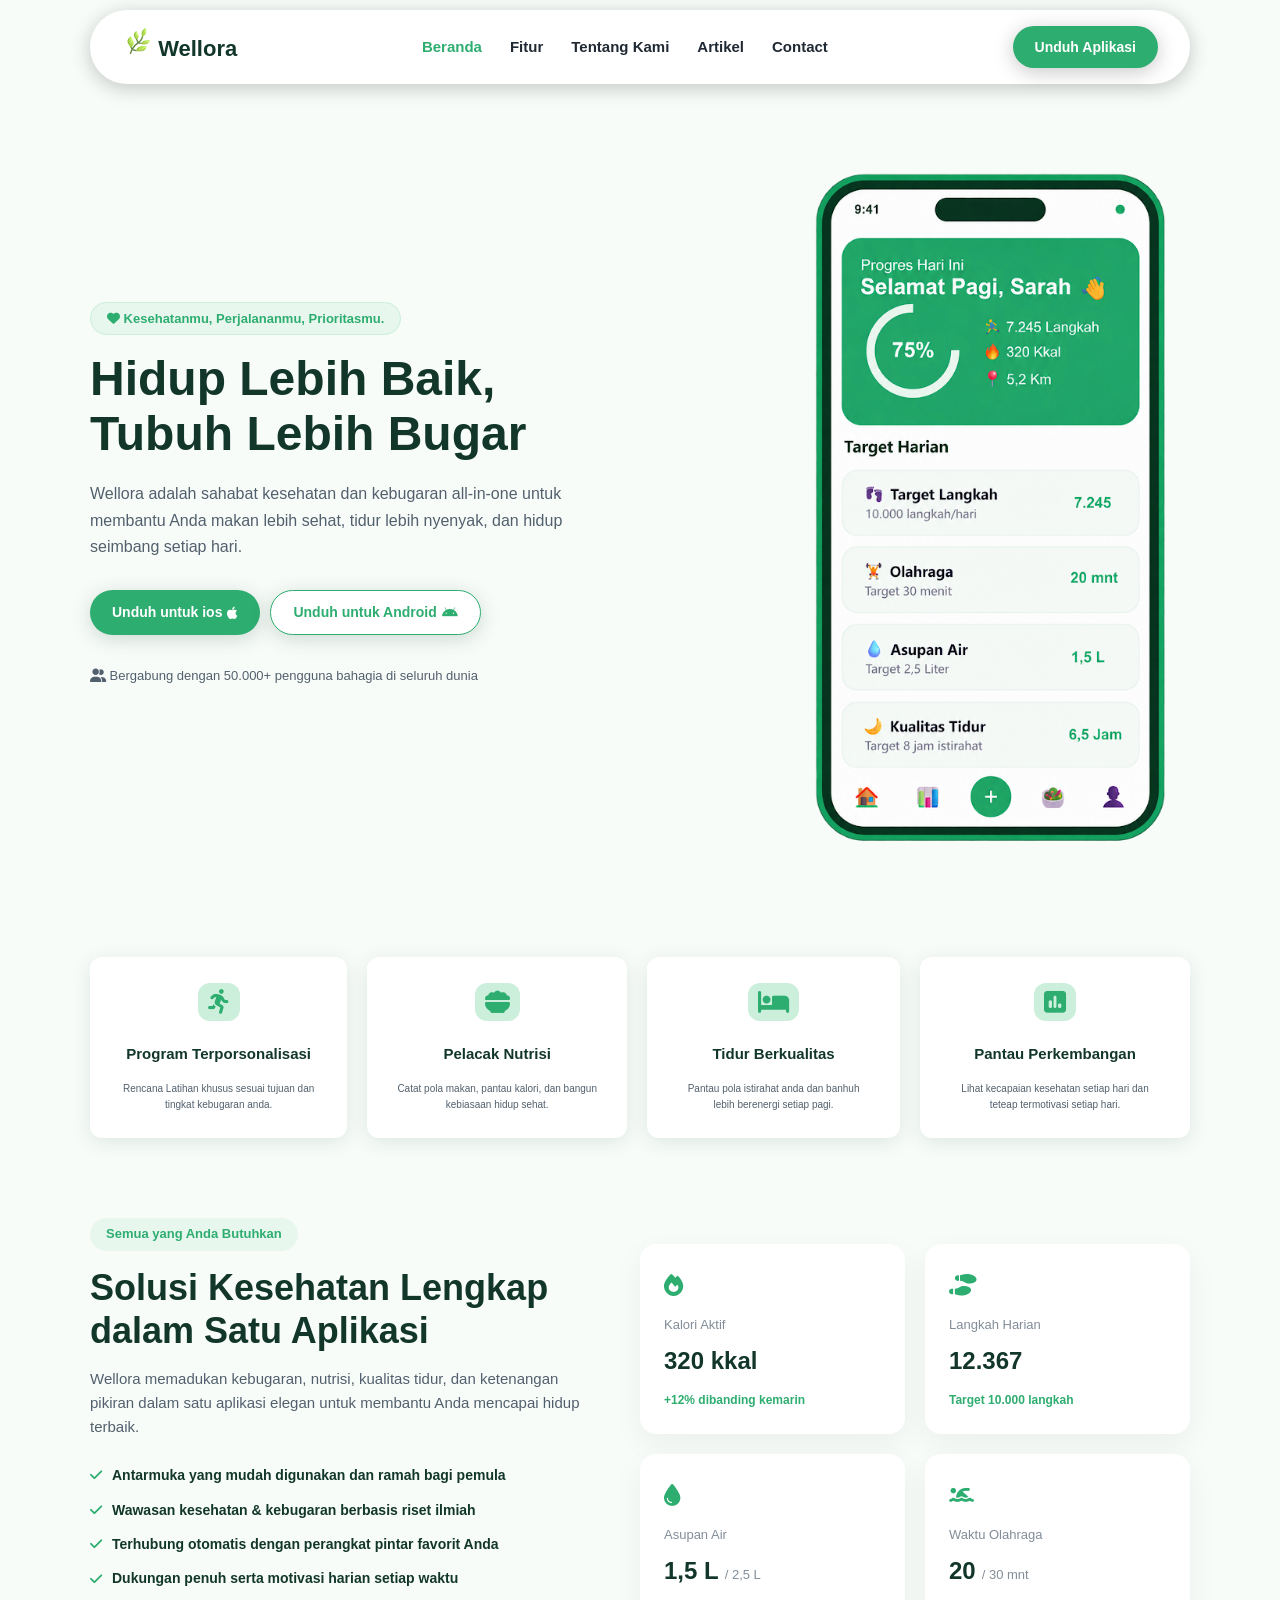
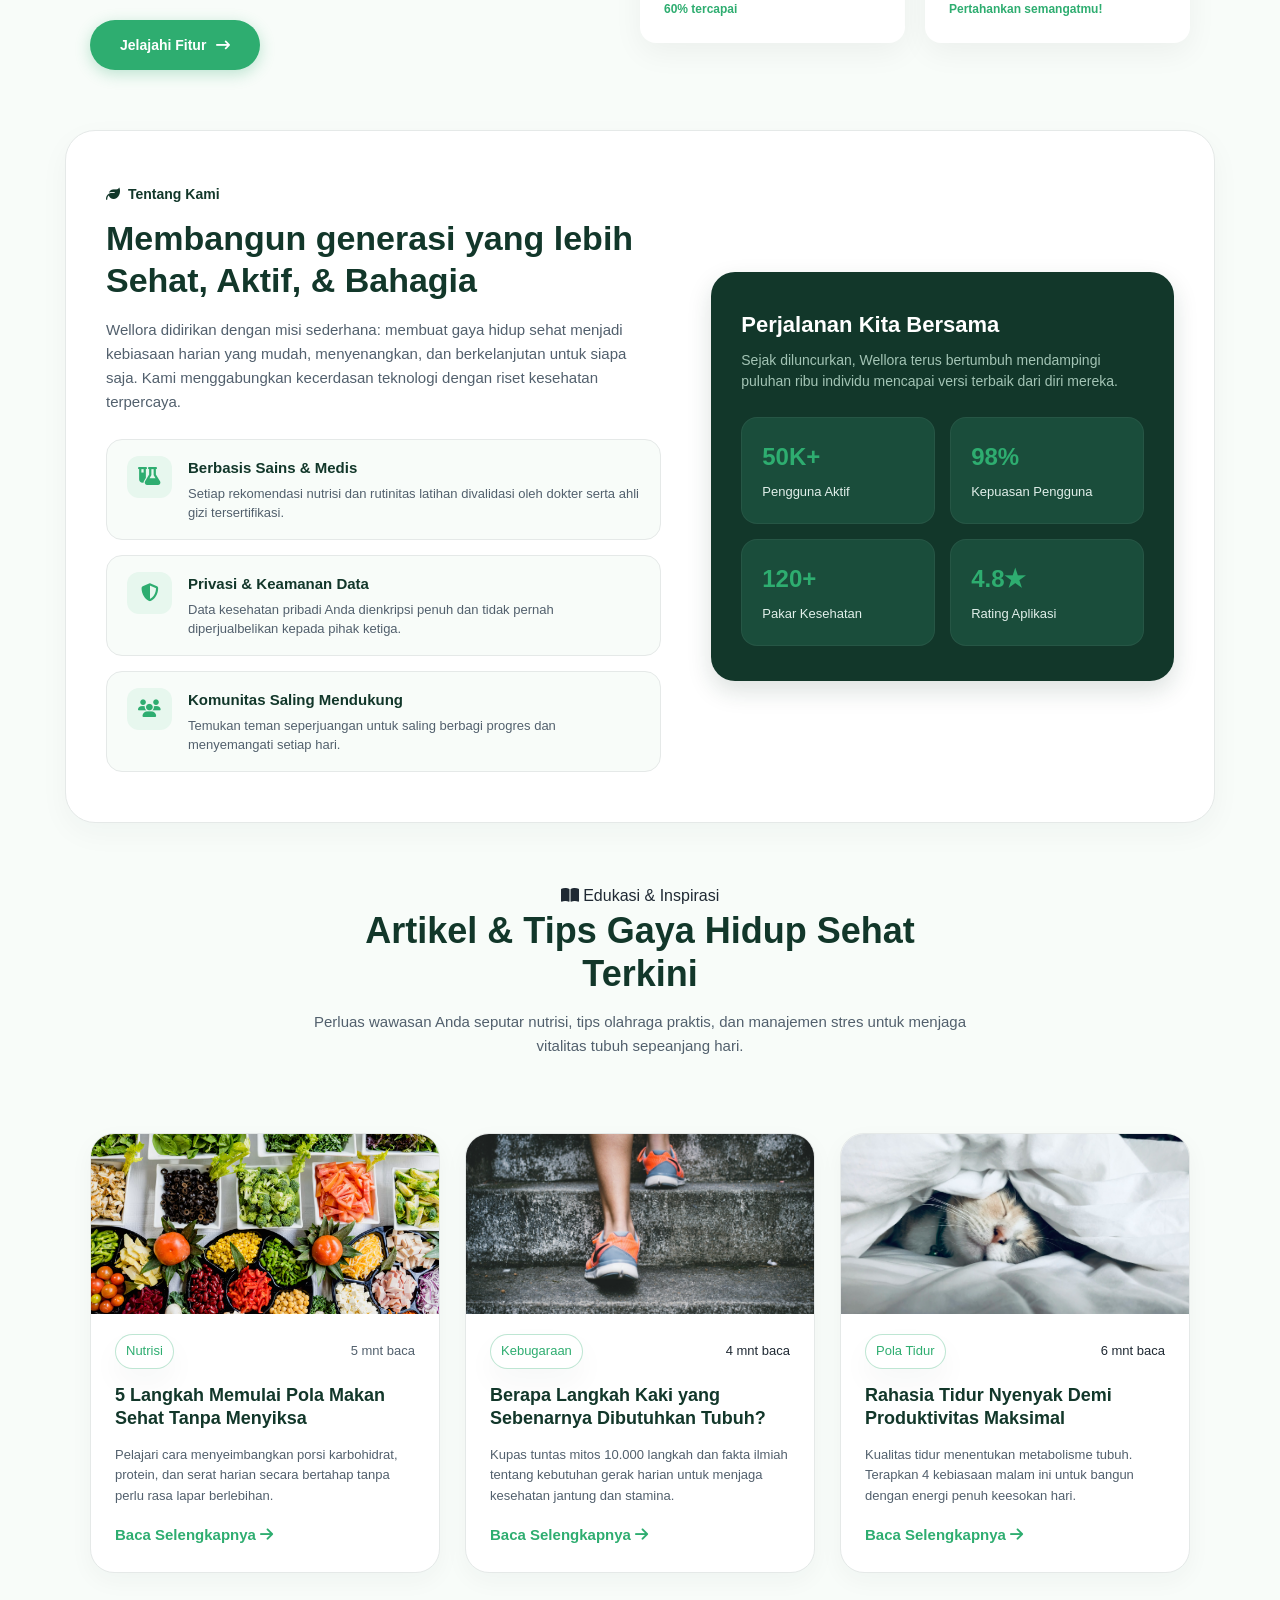
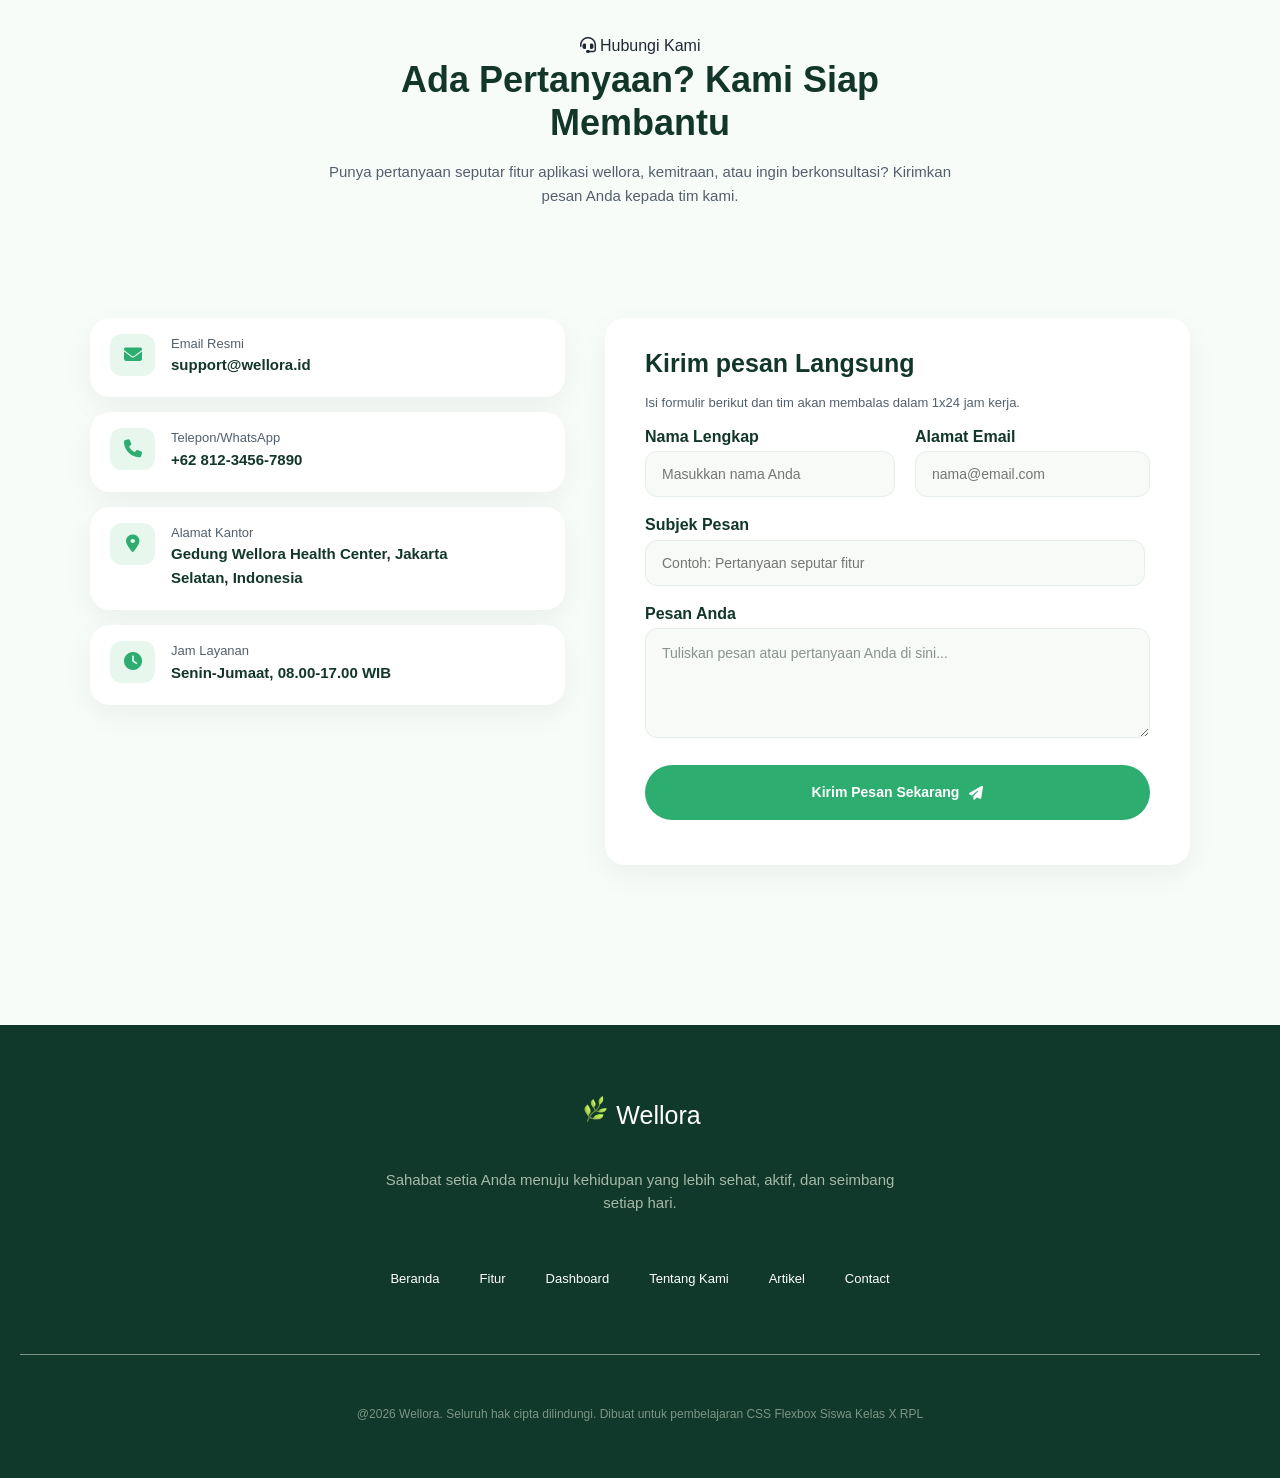
<file: index.html>
<!DOCTYPE html>
<html lang="en">
<head>
  <meta charset="UTF-8">
  <meta name="viewport" content="width=device-width, initial-scale=1.0">
  <title>wellora.web</title>
  <link rel="stylesheet" href="style.css">
  <link rel="icon" href="asset1/logo wellora.png" type="image">
    <!-- Font Awesome Icon Library -->
    <link rel="stylesheet" href="https://cdnjs.cloudflare.com/ajax/libs/font-awesome/6.7.2/css/all.min.css" />
</head>
<body>
  <!-- header -->
  <header>
    <!-- logo -->
     <a href="#" class="navlogo">
     <span class="navlogoicon">
      <img src="asset1/logo wellora.png" alt="icon wellora" width="30" height="30">
     </span>
     Wellora
    </a>

    <!-- menu -->
     <nav class="navmenu">
      <a href="#" class="navitem navitem-active">Beranda</a>
      <a href="#feature" class="navitem">Fitur</a>
      <a href="#aboutyou" class="navitem">Tentang Kami</a>
      <a href="#articel" class="navitem">Artikel</a>
      <a href="#contact" class="navitem">Contact</a>

     </nav>
    <!-- button -->
     <div class="navbutton">
      <a href="#" class="navbuttonunduh">Unduh Aplikasi </a>
     </div>
  </header>
  <!-- hero -->
   <section class="hero">
    <div class="texthero">
      <span class="badgehero"><i class="fa-solid fa-heart"></i>
       Kesehatanmu, Perjalananmu, Prioritasmu.
      </span>
      <h1 class="judulhero">
        Hidup Lebih Baik,<br> Tubuh Lebih Bugar
      </h1>
      <p class="parafhero">Wellora adalah sahabat kesehatan dan kebugaran all-in-one untuk <br> membantu Anda makan lebih sehat, tidur
        lebih nyenyak, dan hidup<br>seimbang setiap hari.
      </p>
      <div class="buttonhero">
        <a href="#" class="ios">Unduh untuk ios
          <i class="fa-brands fa-apple"></i></a>
        <a href="#" class="Android">Unduh untuk Android
          <i class="fa-brands fa-android"></i></a>
      </div>
      <div class="tagline">
         <i class="fa-solid fa-user-group"></i>
         Bergabung dengan 50.000+ pengguna bahagia di seluruh dunia 
      </div>
    </div>
    <div class="gambarhero">
      <img src="asset1/mobile.png" alt="mobile img" class="gambar">
    </div>
   </section>
   <!-- section1 -->
   <section class="section" id="feature">
    <div class="secfitur">
      <span>
        <i class="fa-solid fa-person-running"></i>
      </span>
      <h2 class="fitur">Program Terporsonalisasi</h2>
      <p class="secparaf">Rencana Latihan khusus sesuai tujuan dan tingkat kebugaran anda.</p>
    </div>
    <div class="secfitur">
      <span>
        <i class="fa-solid fa-bowl-food"></i>
      </span>
      <h2 class="fitur">Pelacak Nutrisi</h2>
      <p class="secparaf">Catat pola makan, pantau kalori, dan bangun kebiasaan hidup sehat.</p>
    </div>
      <div class="secfitur">
      <span>
       <i class="fa-solid fa-bed"></i>
      </span>
      <h2 class="fitur">Tidur Berkualitas</h2>
      <p class="secparaf">Pantau pola istirahat anda dan banhuh lebih berenergi setiap pagi.</p>
    </div>
    <div class="secfitur">
      <span>
      <i class="fa-solid fa-square-poll-vertical"></i>
      </span>
      <h2 class="fitur">Pantau Perkembangan</h2>
      <p class="secparaf">Lihat kecapaian kesehatan setiap hari dan teteap termotivasi setiap hari.</p>
    </div>
   </section>
   <!-- section2 -->
    <section class="section2">
    <!-- Sisi Kiri: Teks & Fitur -->
    <div class="div2">
      <span class="span2">Semua yang Anda Butuhkan</span>
      <h1 class="h1">Solusi Kesehatan Lengkap<br>dalam Satu Aplikasi</h1>
      <p class="p2">
        Wellora memadukan kebugaran, nutrisi, kualitas tidur, dan ketenangan pikiran 
        dalam satu aplikasi elegan untuk membantu Anda mencapai hidup terbaik.
      </p>

      <div class="centang-list">
        <div class="centang-item">
          <i class="fa-solid fa-check"></i>
          <span><b>Antarmuka yang mudah digunakan dan ramah bagi pemula</b></span>
        </div>
        <div class="centang-item">
          <i class="fa-solid fa-check"></i>
          <span><b>Wawasan kesehatan & kebugaran berbasis riset ilmiah</b></span>
        </div>
        <div class="centang-item">
          <i class="fa-solid fa-check"></i>
          <span><b>Terhubung otomatis dengan perangkat pintar favorit Anda</b></span>
        </div>
        <div class="centang-item">
          <i class="fa-solid fa-check"></i>
          <span><b>Dukungan penuh serta motivasi harian setiap waktu</b></span>
        </div>
      </div>

      <button class="btnfitur">
        Jelajahi Fitur <i class="fa-solid fa-arrow-right-long"></i>
      </button>
    </div>

    <!-- Sisi Kanan: Kartu Metric (Grid 2x2) -->
    <div class="sec2">
      <!-- Kartu 1: Kalori -->
      <div class="secfitur2">
        <span class="icon-box"><i class="fa-solid fa-fire"></i></span>
        <p class="secparaf2">Kalori Aktif</p>
        <h2 class="fitur2">320 kkal</h2>
        <p class="hijautext">+12% dibanding kemarin</p>
      </div>

      <!-- Kartu 2: Langkah -->
      <div class="secfitur2">
        <span class="icon-box"><i class="fa-solid fa-shoe-prints"></i></span>
        <p class="secparaf2">Langkah Harian</p>
        <h2 class="fitur2">12.367</h2>
        <p class="hijautext">Target 10.000 langkah</p>
      </div>

      <!-- Kartu 3: Asupan Air -->
      <div class="secfitur2">
        <span class="icon-box"><i class="fa-solid fa-droplet"></i></span>
        <p class="secparaf2">Asupan Air</p>
        <div class="spanminim">
          <h2 class="fitur2">1,5 L</h2>
         <span class="subtext">/ 2,5 L</span>
        </div>
        <p class="hijautext">60% tercapai</p>
      </div>

      <!-- Kartu 4: Waktu Olahraga -->
      <div class="secfitur2">
        <span class="icon-box"><i class="fa-solid fa-person-swimming"></i></span>
        <p class="secparaf2">Waktu Olahraga</p>
        <div class="spanminim">
          <h2 class="fitur2">20</h2>
          <span class="subtext">/ 30 mnt</span>
        </div>
        <p class="hijautext">Pertahankan semangatmu!</p>
      </div>
    </div>
  </section>
  <!-- about -->
   <section class="about" id="aboutyou">
  <!-- Kolom Kiri -->
  <div class="about-kiri">
    <span class="about-badge">
      <i class="fa-solid fa-leaf"></i> Tentang Kami
    </span>
    <h2 class="about-title">
      Membangun generasi yang lebih<br>Sehat, Aktif, & Bahagia
    </h2>
    <p class="about-desc">
      Wellora didirikan dengan misi sederhana: membuat gaya hidup sehat menjadi kebiasaan harian yang mudah, menyenangkan, dan berkelanjutan untuk siapa saja. Kami menggabungkan kecerdasan teknologi dengan riset kesehatan terpercaya.
    </p>

    <div class="about-values">
      <!-- Item 1 -->
      <div class="value-item">
        <div class="value-icon">
          <i class="fa-solid fa-flask-vial"></i>
        </div>
        <div class="value-text">
          <div class="value-title">Berbasis Sains & Medis</div>
          <div class="value-desc">Setiap rekomendasi nutrisi dan rutinitas latihan divalidasi oleh dokter serta ahli gizi tersertifikasi.</div>
        </div>
      </div>

      <!-- Item 2 -->
      <div class="value-item">
        <div class="value-icon">
          <i class="fa-solid fa-shield-halved"></i>
        </div>
        <div class="value-text">
          <div class="value-title">Privasi & Keamanan Data</div>
          <div class="value-desc">Data kesehatan pribadi Anda dienkripsi penuh dan tidak pernah diperjualbelikan kepada pihak ketiga.</div>
        </div>
      </div>

      <!-- Item 3 -->
      <div class="value-item">
        <div class="value-icon">
          <i class="fa-solid fa-users"></i>
        </div>
        <div class="value-text">
          <div class="value-title">Komunitas Saling Mendukung</div>
          <div class="value-desc">Temukan teman seperjuangan untuk saling berbagi progres dan menyemangati setiap hari.</div>
        </div>
      </div>
    </div>
  </div>

  <!-- Kolom Kanan -->
  <div class="about-kanan">
    <div class="box-about-kanan">
      <h2 class="title-about-kanan">Perjalanan Kita Bersama</h2>
      <p class="desc-about-kanan">
        Sejak diluncurkan, Wellora terus bertumbuh mendampingi puluhan ribu individu mencapai versi terbaik dari diri mereka.
      </p>

      <div class="card-about-kanan">
        <div class="card-item">
          <span class="stat-num">50K+</span>
          <p class="stat-lbl">Pengguna Aktif</p>
        </div>
        <div class="card-item">
          <span class="stat-num">98%</span>
          <p class="stat-lbl">Kepuasan Pengguna</p>
        </div>
        <div class="card-item">
          <span class="stat-num">120+</span>
          <p class="stat-lbl">Pakar Kesehatan</p>
        </div>
        <div class="card-item">
          <span class="stat-num">4.8★</span>
          <p class="stat-lbl">Rating Aplikasi</p>
        </div>
      </div>
    </div>
  </div>
</section>
<!-- Artikel -->
 <section class="artikel" id="articel">
  <div class="containerartikel">
    <span>
      <i class="fa-solid fa-book-open"></i> Edukasi & Inspirasi
    </span>
    <h1>Artikel & Tips Gaya Hidup Sehat<br>Terkini</h1>
    <p class="containerartikelp">Perluas wawasan Anda seputar nutrisi, tips olahraga praktis, dan manajemen stres untuk menjaga<br>vitalitas tubuh sepeanjang hari.</p>
  </div>
  <!-- card -->
   <div class="artikelgrid">
    <!-- artikel-1 -->
     <div class="artikelcard">
      <div class="artikelimgbox">
        <img src="asset1/food.avif" alt="Pola Sehat Nutrisi" class="artikelimg" width="600">
      </div>
      <div class="artikelcontect">
        <div class="artikelmeta">
         <span class="artikel-tag">Nutrisi</span>
        <span class="artikelspan">5 mnt baca</span>
        </div>
        <h3 class="artikelh3">5 Langkah Memulai Pola Makan Sehat Tanpa Menyiksa</h3>
        <p class="artikeldesc">Pelajari cara menyeimbangkan porsi karbohidrat, protein, dan serat harian secara bertahap tanpa perlu rasa lapar berlebihan.</p>
        <a href="articfile1.html?id=0" class="artikellink">Baca Selengkapnya <i class="fa-solid fa-arrow-right"></i></a>
      </div>
     </div>
     <!-- artikel-2 -->
     <div class="artikelcard">
      <div class="artikelimgbox">
        <img src="asset1/shoes.jpg" alt="lari" class="artikelimg" width="600">
      </div>
      <div class="artikelcontect">
        <div class="artikelmeta">
         <span class="artikel-tag">Kebugaraan</span>
        <span>4 mnt baca</span>
        </div>
        <h3 class="artikelh3">Berapa Langkah Kaki yang Sebenarnya Dibutuhkan Tubuh?</h3>
        <p class="artikeldesc">Kupas tuntas mitos 10.000 langkah dan fakta ilmiah tentang kebutuhan gerak harian untuk menjaga kesehatan jantung dan stamina.</p>
        <a href="#" class="artikellink">Baca Selengkapnya <i class="fa-solid fa-arrow-right"></i></a>
      </div>
     </div>
     <!-- artikel-3 -->
     <div class="artikelcard">
      <div class="artikelimgbox">
        <img src="asset1/cat.jpg" alt="Pola Sehat Nutrisi" class="artikelimg" width="600">
      </div>
      <div class="artikelcontect">
        <div class="artikelmeta">
         <span class="artikel-tag">Pola Tidur</span>
        <span>6 mnt baca</span>
        </div>
        <h3 class="artikelh3">Rahasia Tidur Nyenyak Demi Produktivitas Maksimal</h3>
        <p class="artikeldesc">Kualitas tidur menentukan metabolisme tubuh.<br>Terapkan 4 kebiasaan malam ini untuk bangun dengan energi penuh keesokan hari.</p>
        <a href="#" class="artikellink">Baca Selengkapnya <i class="fa-solid fa-arrow-right"></i></a>
      </div>
     </div>
   </div>
 </section>
<!-- hubungi kami -->
<section class="hubkami" id="contact">
  <div class="containerhub">
    <span>
      <i class="fa-solid fa-headset"></i> Hubungi Kami
    </span>
    <h1>Ada Pertanyaan? Kami Siap<br>Membantu</h1>
    <p>Punya pertanyaan seputar fitur aplikasi wellora, kemitraan, atau ingin berkonsultasi? Kirimkan<br>pesan Anda kepada tim kami.</p>
  </div>
</section>
<section class="help">
  <div class="line">
       <div class="linevalues">
         <div class="lineitem">
          <div class="lineicon">
          <i class="fa-solid fa-envelope"></i>
        </div>
        <div class="linetext">
          <div class="linetitle">Email Resmi</div>
         <div class="linedesc">support@wellora.id</div>
        </div>
       </div>
       <div class="lineitem">
          <div class="lineicon">
          <i class="fa-solid fa-phone"></i>
        </div>
        <div class="linetext">
          <div class="linetitle">Telepon/WhatsApp</div>
         <div class="linedesc">+62 812-3456-7890</div>
        </div>
       </div>
       <div class="lineitem">
          <div class="lineicon">
          <i class="fa-solid fa-location-dot"></i>
        </div>
        <div class="linetext">
          <div class="linetitle">Alamat Kantor</div>
         <div class="linedesc">Gedung Wellora Health Center, Jakarta <br> Selatan, Indonesia</div>
        </div>
       </div>
       <div class="lineitem">
          <div class="lineicon">
          <i class="fa-solid fa-clock"></i>
        </div>
        <div class="linetext">
          <div class="linetitle">Jam Layanan</div>
         <div class="linedesc">Senin-Jumaat, 08.00-17.00 WIB</div>
        </div>
       </div>
      </div>


    <div class="kirimepesan">
      <h1>Kirim pesan Langsung</h1>
      <p>Isi formulir berikut dan tim akan membalas dalam 1x24 jam kerja.</p>
      <div class="nama">
        <div class="namalengkap">
          <h2>Nama Lengkap</h2>
          <input type="text" placeholder="Masukkan nama Anda">
        </div>
          <div class="alamatemail">
            <h2>Alamat Email</h2>
            <input type="email" placeholder="nama@email.com">
          </div>
        </div>
          <div class="subjek">
            <div class="subjekpesan">
              <h2>Subjek Pesan</h2>
              <input type="text" placeholder="Contoh: Pertanyaan seputar fitur">
            </div>
            <div class="pesan">
              <div class="pesananda">
                <h2>Pesan Anda</h2>
                <textarea placeholder="Tuliskan pesan atau pertanyaan Anda di sini..."></textarea>
              </div>
            </div>
          </div>
      
      <div class="btnpesan">
        <p>Kirim Pesan Sekarang <i class="fa-solid fa-paper-plane"></i></p>
      </div>
    </div>
</section>
<footer>
    <a href="#">
     <span>
      <img src="asset1/logo wellora.png" alt="icon wellora" width="30" height="30">
     </span>
     Wellora
    </a>
    <p>Sahabat setia Anda menuju kehidupan yang lebih sehat, aktif, dan seimbang <br> setiap hari.</p>
      <nav>
      <a href="#" class="navfooter">Beranda</a>
      <a href="#" class="navfooter">Fitur</a>
      <a href="#" class="navfooter">Dashboard</a>
      <a href="#" class="navfooter">Tentang Kami</a>
      <a href="#" class="navfooter">Artikel</a>
      <a href="#" class="navfooter">Contact</a>
      </nav>
      <hr class="hrfooter">
      <p class="footerp">@2026 Wellora. Seluruh hak cipta dilindungi. Dibuat untuk pembelajaran CSS Flexbox Siswa Kelas X RPL</p>
</footer>
<button class="btnrowup" id="tombolrowup" onclick="keAtasHalaman ()">
  <i class="fa-solid fa-caret-up"></i>
</button>
</body>
<script>
  window.addEventListener('scroll',function () {
    const btnTop = document.getElementById
    ('tombolrowup');

    if (window.scrollY > 300){
      btnTop.style.display = 'flex';
    } else {
      btnTop.style.display = 'none';
    }
  });

  function keAtasHalaman(){
    window.scrollTo({
      top: 0, behavior: 'smooth'
      })
  }
</script>
</html>
</file>
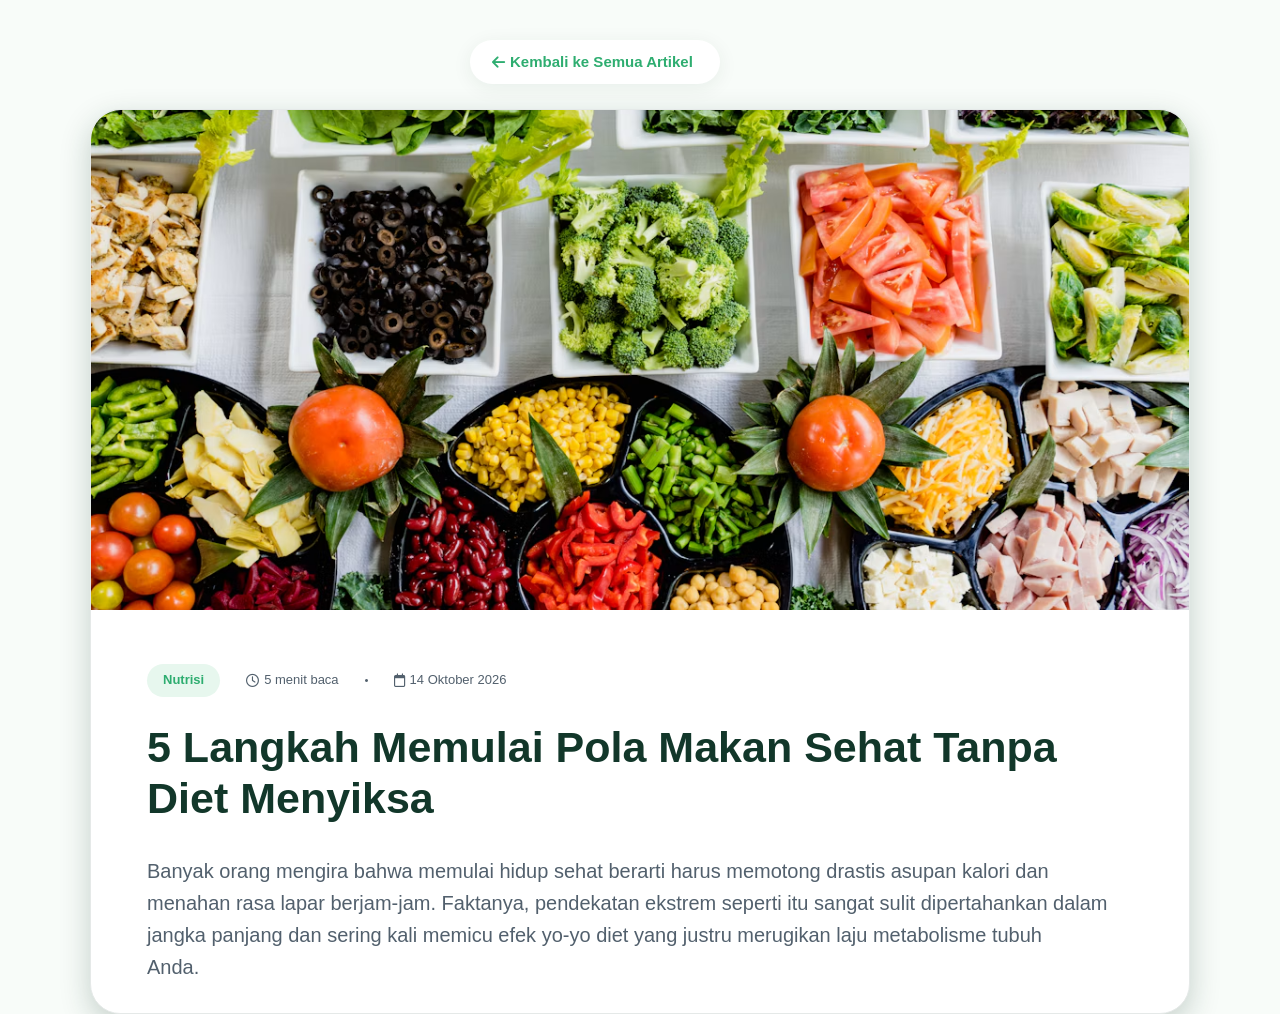
<file: articfile1.html>
<!DOCTYPE html>
<html lang="en">
<head>
  <meta charset="UTF-8">
  <meta name="viewport" content="width=device-width, initial-scale=1.0">
  <title>Wellora.web</title>
    <link rel="stylesheet" href="stylefile.css">
  <link rel="icon" href="asset1/logo wellora.png" type="image">
    <!-- Font Awesome Icon Library -->
    <link rel="stylesheet" href="https://cdnjs.cloudflare.com/ajax/libs/font-awesome/6.7.2/css/all.min.css" />
</head>
<body>
  <!-- kembali -->
  <section class="kembaliartic">
    <a href="#"><i class="fa-solid fa-arrow-left"></i>Kembali ke Semua Artikel</a>
  </section>
  <!-- artikel contect -->
   <section class="artikelcontect">
    <div class="artikelimgbox">
      <img src="asset1/food.avif" alt="Image Box" class="artikelimg ">
    </div>
    <div class="contect">
    <div class="artikelnav">
      <span class="nutrisi">Nutrisi</span>
      <span class="nav"><i class="fa-regular fa-clock"></i>5 menit baca</span>
      <span class="navcc"><i class="fa-solid fa-circle"></i></span>
      <span class="nav"><i class="fa-regular fa-calendar"></i>14 Oktober 2026</span>
    </div>
    <div class="isitext">
      <h1 class="h1">5 Langkah Memulai Pola Makan Sehat Tanpa Diet Menyiksa</h1>
      <p class="p">Banyak orang mengira bahwa memulai hidup sehat berarti harus memotong drastis asupan kalori dan <br> menahan rasa lapar berjam-jam. Faktanya, pendekatan ekstrem seperti itu sangat sulit dipertahankan dalam <br> jangka panjang dan sering kali memicu efek yo-yo diet yang justru merugikan laju metabolisme tubuh<br>Anda.</p>
    </div>
    </div>
   </section>
</body>
</html>
</file>
<file: style.css>
/* reset all */
* {
  box-sizing: border-box;
  margin: 0;
  padding: 0;
}

html {
  scroll-behavior: smooth;
}

/* memberi jarak */
section {
  scroll-margin-top: 30px;
}

body {
  font-family: 'Segoe UI', Tahoma, Geneva, Verdana, sans-serif;
  background-color: #F8FCF9;
  color: #1f2933;
  line-height: 1.6;/* jarak antara baris */
}

:root {
  --warna-hijau-gelap :#12372A;
  --warna-button :#2ead70;
  --size-desc :#52606d;
  --size-text-desc : 16px;
  --size-judul : 48px;
}

/* header dan navbar */
header {
  width: 90%;
  max-width: 1100px;
  background-color: white;
  border-radius: 40px;
  box-shadow: 0 4px 20px rgba(0, 0, 0, 0.217);
  margin: 10px auto 30px auto;
  padding: 16px 32px;

  display: flex;
  justify-content: space-between;
}

.navlogo {
  font-size: 22px;
  font-weight: 800;
  color: #12372A;
  text-decoration: none ;
}

.navmenu {
  display: flex;
  align-items: center;
  gap: 28px;
}

.navitem {
  color: #1F2933;
  text-decoration: none;
  font-weight: 600;
  font-size: 15px;
}

.navitem:hover , .navitem-active {
  color: var(--warna-button);
  transition: color 0.25s ease ;
}

.navbuttonunduh {
  background-color: var(--warna-button);
  padding: 10px 22px;
  border-radius: 25px;
  color: white;
  text-decoration: none;
  font-weight: 700;
  font-size: 14px;
  display: flex;
  align-items: center;
  box-shadow: 0 4px 20px rgba(0, 0, 0, 0.217);
}

.navbuttonunduh:hover {
  background-color: #248c5a;
  transform: translateY(-2px);
  transition: transform 0.2s ease;
}

/* hero sections */

.hero,.about {
  width: 90%;
  max-width: 1100px;
  margin: 0 auto;

  display: flex;
  justify-content: space-between;
  align-items: center;
  gap: 40px;
  padding-top: 30px;
  padding-bottom: 60px;
}

.gambar {
  width: 100%;
  max-width: 400px;
  height: auto;
}

.badgehero {
  color: var(--warna-button);
  background-color: #e7f7ee;
  border-radius:25px ;
  padding: 8px 16px;
  border: 1px solid #CBEFDB;
  font-weight: 700;
  font-size: 13px;
  font-family: 'Segoe UI', Tahoma, Geneva, Verdana, sans-serif;
}

.judulhero {
  font-family: 'Segoe UI', Tahoma, Geneva, Verdana, sans-serif;
  font-size: 48px;
  color: #12372A;
  line-height: 1.15;
  font-weight: 800;
  margin-bottom: 20px;
  margin-top: 20px;
}

.parafhero {
  font-size: 16px;
  color: #52606d;
  line-height: 1.65;
  margin-bottom: 30px;
}

.buttonhero {
  display: flex;
  gap: 10px;
  margin-bottom: 30px;
}

.ios {
  background-color: var(--warna-button);
  padding: 10px 22px;
  border-radius: 25px;
  color: white;
  text-decoration: none;
  font-weight: 700;
  font-size: 14px;
  display: flex;
  align-items: center;
  box-shadow: 0 4px 20px rgba(12, 63, 33, 0.179);
  gap: 5px;
}

.Android {
  background-color: white;
  padding: 10px 22px;
  border-radius: 25px;
  color: var(--warna-button);
  text-decoration: none;
  font-weight: 700;
  font-size: 14px;
  display: flex;
  align-items: center;
  box-shadow: 0 4px 20px rgba(12, 63, 33, 0.179);
  border: 1px solid var(--warna-button);
  gap: 5px;
}

.ios:hover {
  background-color: #248c5a;
  transform: translateY(-2px);
  transition: transform 0.2s ease;
}

.Android:hover {
  background-color: rgba(96, 96, 96, 0.195);
  transform: translateY(-2px);
  transition: transform 0.2s ease;
}

.tagline {
  font-size: 13px;
  color: #52606d;
  line-height: 1.65;
  margin-bottom: 30px;
}

/* section1 */

.section {
  width: 90%;
  max-width: 1100px;
  margin: 0 auto;
  display: flex;
  justify-content: center;
  gap: 20px;
  margin-top: 20px;
  margin-bottom: 20px;
}

.secfitur {
  background-color: white;
  box-shadow: 0 4px 20px rgba(12, 63, 33, 0.111);
  border-radius: 12px;
  text-align: center;
  padding: 25px 30px;
  height: 2.5;
}

.secfitur span {
  background-color: #CBEFDB;
  color: var(--warna-button);
  border-radius: 12px;
  padding: 5px 10px;
  font-size: 25px;
  margin-top: 20px;
}

.fitur {
  color: #12372A;
  font-size: 15px;
  font-weight: 800;
  margin-top: 20px;
}

.secparaf {
  color: #52606d;
  font-size: 10px;
  margin-top: 15px;
}

.secfitur:hover {
  background-color: rgba(96, 96, 96, 0.195);
  transform: translateY(-2px);
  transition: transform 0.2s ease;
}

/* section2 */

/* Container Utama */
.section2 {
  width: 90%;
  max-width: 1100px;
  margin: 0 auto;
  display: flex;
  align-items: center;
  justify-content: space-between;
  gap: 50px;
  padding: 60px 0;
  font-family: 'Segoe UI', Tahoma, Geneva, Verdana, sans-serif;
}

/* Kolom Kiri */
.div2 {
  flex: 1;
  max-width: 500px;
}

.span2 {
  display: inline-block;
  color: var(--warna-button);
  background-color: #e7f7ee;
  border-radius: 20px;
  padding: 6px 16px;
  font-weight: 600;
  font-size: 13px;
  margin-bottom: 15px;
}

.h1 {
  font-size: 36px;
  color: #12372A;
  line-height: 1.2;
  font-weight: 800;
  margin-bottom: 15px;
}

.p2 {
  font-size: 15px;
  color: #52606d;
  line-height: 1.6;
  margin-bottom: 25px;
}

/* Daftar Centang */
.centang-list {
  display: flex;
  flex-direction: column;
  gap: 12px;
  margin-bottom: 30px;
}

.centang-item {
  display: flex;
  align-items: center;
  gap: 10px;
  font-size: 14px;
  color: #52606d;
}

.centang-item i {
  color: var(--warna-button);
  font-weight: bold;
}

.centang-item b {
  color: #12372A;
}

/* Tombol Jelajahi */
.btnfitur {
  color: white;
  background-color: var(--warna-button);
  border-radius: 25px;
  padding: 17px 30px;
  border: none;
  font-weight: 700;
  font-size: 14px;
  display: flex;
  justify-content: center;
  align-items: center;
  gap: 10px;
  box-shadow: 0 4px 15px rgba(46, 173, 112, 0.3);
}

.btnfitur:hover {
  background-color: #248c5a;
  transform: translateY(-2px);
  transition: transform 0.2s ease;
}


.sec2 {
  flex: 1;
  display: grid;
  grid-template-columns: repeat(2, 1fr);
  gap: 20px;
}

.secfitur2 {
  background-color: white;
  border-radius: 16px;
  padding: 24px;
  box-shadow: 0 10px 30px rgba(0, 0, 0, 0.05);
  display: flex;
  flex-direction: column;
  justify-content: space-between;
}

.icon-box {
  color: var(--warna-button);
  font-size: 22px;
  margin-bottom: 12px;
  display: inline-block;  
}

.secparaf2 {
  color: #828d99;
  font-size: 13px;
  font-weight: 500;
  margin: 0 0 6px 0;
}

.fitur2 {
  color: #12372A;
  font-size: 24px;
  font-weight: 800;
  margin: 0;
}

.spanminim {
  display: flex;
  align-items: baseline;
  gap: 6px;
}

.subtext {
  color: #828d99;
  font-size: 13px;
  font-weight: 500;
}

.hijautext {
  color: var(--warna-button);
  font-size: 12px;
  font-weight: 700;
  margin-top: 10px;
  margin-bottom: 0;
}

.secfitur2:hover {
  background-color: rgba(96, 96, 96, 0.195);
  transform: translateY(-2px);
  transition: transform 0.2s ease;
}

/* about */
.about {
  width: 90%;
  max-width: 1150px;
  margin: 0 auto;
  background-color: white;
  border-radius: 30px;
  box-shadow: 0 10px 30px rgba(18, 55, 42, 0.04);
  border: 1px solid #E5E9E8;
  padding: 50px 40px;
  display: flex;
  align-items: center;
  justify-content: space-between;
  gap: 50px;
  font-family: 'Segoe UI', Tahoma, Geneva, Verdana, sans-serif;
}

/* Kolom Kiri */
.about-kiri {
  flex: 1.2;
}

.about-badge {
  display: inline-flex;
  align-items: center;
  gap: 8px;
  font-size: 14px;
  font-weight: 600;
  color: #12372A;
  margin-bottom: 12px;
}

.about-title {
  font-size: 34px;
  color: #12372A;
  font-weight: 800;
  line-height: 1.25;
  margin-bottom: 16px;
}

.about-desc {
  font-size: 15px;
  color: #52606D;
  line-height: 1.6;
  margin-bottom: 25px;
}

/* Value Items (3 Card Kiri) */
.about-values {
  display: flex;
  flex-direction: column;
  gap: 15px;
}

.value-item {
  display: flex;
  gap: 16px;
  background-color: #F8FCF9;
  padding: 16px 20px;
  border-radius: 16px;
  border: 1px solid #E5E9E8;
  align-items: flex-start;
}

.value-icon {
  font-size: 18px;
  border-radius: 12px;
  background-color: #E7F7EE;
  color: var(--warna-button);
  width: 45px;
  height: 42px;
  display: flex;
  align-items: center;
  justify-content: center;
  flex-shrink: 0;
}

.value-title {
  font-weight: 750;
  font-size: 15px;
  color: #12372A;
  margin-bottom: 4px;
}

.value-desc {
  font-size: 13px;
  color: #52606D;
  line-height: 1.5;
}

/* Kolom Kanan */
.about-kanan {
  flex: 1;
}

.box-about-kanan {
  background-color: #12372A;
  color: white;
  padding: 35px 30px;
  box-shadow: 0 10px 25px rgba(18, 55, 42, 0.15);
  border-radius: 24px;
}

.title-about-kanan {
  font-size: 22px;
  font-weight: 800;
  color: white;
  margin-top: 0;
  margin-bottom: 8px;
}

.desc-about-kanan {
  font-size: 14px;
  color: #A3C4B5;
  line-height: 1.5;
  margin-top: 0;
  margin-bottom: 25px;
}

.card-about-kanan {
  display: grid;
  grid-template-columns: repeat(2, 1fr);
  gap: 15px;
}

.card-item {
  background-color: #1A4D3B;
  border-radius: 16px;
  padding: 20px;
  border: 1px solid rgba(255, 255, 255, 0.05);
  display: flex;
  flex-direction: column;
  justify-content: space-between;
}

.card-item .stat-num {
  font-size: 24px;
  font-weight: 800;
  color: var(--warna-button);
  margin-bottom: 6px;
  display: block;
}

.card-item .stat-lbl {
  font-size: 13px;
  color: #E1EFEA;
  margin: 0;
}

/* hubungi kami */

.hubkami {
  width: 90%;
  max-width: 1100px;
  margin: 10px auto 30px auto;
  text-align: center;
  display: flex;
  align-items: center;
  justify-content: center;
  margin-top: 60px;
  margin-bottom: 60px;
}

.hubkami span {
  font-weight: 150px;
}

.hubkami h1 {
  font-size: 36px;
  color: #12372A;
  line-height: 1.2;
  font-weight: 800;
  margin-bottom: 15px;
}

.hubkami p {
  font-size: 15px;
  color: #52606d;
  font-weight: 150px;
  line-height: 1.6;
} 

/* help */
.linevalues {
  display: flex;
  flex-direction: column;
  gap: 15px;
  width: 100%;
  max-width: 500px;
}

.lineitem {
  display: flex;
  gap: 16px;
  background-color: white;
  padding: 16px 20px;
  border-radius: 20px;
  box-shadow: 0 10px 30px rgba(0, 0, 0, 0.05);
  align-items: flex-start;
}

.lineicon {
  font-size: 18px;
  border-radius: 12px;
  background-color: #E7F7EE;
  color: var(--warna-button);
  width: 45px;
  height: 42px;
  display: flex;
  align-items: center;
  justify-content: center;
  flex-shrink: 0;
}

.linetitle {
    font-size: 13px;
  color: #52606D;
  line-height: 1.5;
}

.linedesc {
  font-weight: 800;
  font-size: 15px;
  color: #12372A;
  margin-bottom: 4px;
}

.kirimepesan {
  width: 1000px;
  gap: 16px;
  background-color: white;
  padding: 30px 40px;
  border-radius: 20px;
  box-shadow: 0 10px 30px rgba(0, 0, 0, 0.05);
}

.kirimepesan h1 {
  font-size: 25px;
  color: #12372A;
  line-height: 1.2;
  font-weight: 800;
  margin-bottom: 15px;
}

.kirimepesan p {
  font-size: 13px;
  color: #52606D;
  line-height: 1.5;
  margin-bottom: 15px;
}

.nama {
  display: flex;
  gap: 20px;
}

.namalengkap h2 {
  font-size: 16px;
  color: #12372A;
  line-height: 1.2;
  font-weight: 800;
  margin-bottom: 5px;
}

.alamatemail h2 {
  font-size: 16px;
  color: #12372A;
  line-height: 1.2;
  font-weight: 800;
  margin-bottom: 5px;
}

.namalengkap input {
    padding: 14px 16px;
    margin-bottom: 18px;
    border: 1px solid #e5eee8;
    border-radius: 12px;
    background-color: #f7faf7;
    font-family: Arial, sans-serif;
    font-size: 14px;
    box-sizing: border-box;
    width: 250px;
}

textarea {
    height: 110px;
}

label {
    display: block;
    margin-bottom: 10px;
    font-weight: bold;
    color: #25483d;
}

.alamatemail input {
     padding: 14px 16px;
    margin-bottom: 18px;
    border: 1px solid #e5eee8;
    border-radius: 12px;
    background-color: #f7faf7;
    font-family: Arial, sans-serif;
    font-size: 14px;
    box-sizing: border-box;
    width: 235px;
}

.subjek {
  display: flex;
  flex-direction: column;
}

.subjekpesan h2 {
  font-size: 16px;
  color: #12372A;
  line-height: 1.2;
  font-weight: 800;
  margin-bottom: 5px;
}

.subjekpesan input {
    padding: 14px 16px;
    margin-bottom: 18px;
    border: 1px solid #e5eee8;
    border-radius: 12px;
    background-color: #f7faf7;
    font-family: Arial, sans-serif;
    font-size: 14px;
    box-sizing: border-box;
    width: 500px;
}

.pesananda h2 {
  font-size: 16px;
  color: #12372A;
  line-height: 1.2;
  font-weight: 800;
  margin-bottom: 5px;
}

textarea {
    width: 100%;
    height: 110px;
    padding: 16px;
    box-sizing: border-box;
    border: 1px solid #e5eee8;
    border-radius: 12px;
    background-color: #f7faf7;
    font-family: Arial, sans-serif;
    font-size: 14px;
    color: #25483d;
    resize: vertical;
    outline: none;
}

textarea::placeholder {
    color: #89938f;
}

.btnpesan {
  margin-top: 20px;
  background-color: var(--warna-button);
  text-align: center;
  border-radius: 30px;
}

.btnpesan:hover {
  background-color: #248c5a;
  transform: translateY(-2px);
  transition: transform 0.2s ease;
}


.btnpesan p {
  color: white;
  border-radius: 25px;
  padding: 17px 30px;
  border: none;
  font-weight: 700;
  font-size: 14px;
  display: flex;
  justify-content: center;
  align-items: center;
  gap: 10px;
}

.line {
  width: 90%;
  max-width: 1100px;
  margin: 0 auto;

  display: flex;
  justify-content: space-between;
  gap: 40px;
  padding-top: 50px;
  padding-bottom: 60px;
}

footer {
  margin-top: 100px;
    width: 100%;
    min-height: 310px;
    background-color: #10382B;
    box-sizing: border-box;
    padding: 40px 20px;
    text-align: center;
    line-height: 100px;
}

footer a{
  color: white;
  text-decoration: none;
  font-size: 25px;
  font-weight: 500;
}

footer p {
  font-size: 15px;
  color: #A7B9A8;
  line-height: 1.5;
  margin-bottom: 15px;
}

footer nav {
  display: flex;
  justify-content: center;
  gap: 40px;
}

.navfooter  {
  font-size: 13px;
}

.footerp {
  color: #a7b9a8b8;
  font-size: 12px;
  margin-top: 50px;
}

.hrfooter {
    border: none;
    height: 1px;
    background-color: #a7b9a8b8;
    margin: 25px 0;
}

/* artikel */
.artikel {
  width: 90%;
  max-width: 1100px;
  margin: 10px auto 30px auto;
  margin-top: 60px;
  margin-bottom: 60px;
}

.containerartikel {
  text-align: center;
}

.artikel span {
  font-weight: 150px;
}

.artikel h1 {
  font-size: 36px;
  color: #12372A;
  line-height: 1.2;
  font-weight: 800;
  margin-bottom: 15px;
}

.containerartikelp {
  font-size: 15px;
  color: #52606d;
  font-weight: 150px;
  line-height: 1.6;
}

.artikelgrid {
  display: grid;
  grid-template-columns: repeat(3,1fr);
  width: 100%;
  gap: 25px;
  margin-top:75px;
}

.artikelcard {
  background-color: white;
  border-radius: 24px;
  border: 1px solid #E5E9E8;
  box-shadow: 0 8px 24px rgba(18, 55, 42, 0.04);
  transition: transform 0.2s case, box-shadow 0.2s ease;
  overflow: hidden;
}

.artikelcard:hover {
  transform: translateY(-5px);
  box-shadow: 0 14px 30px rgba(18, 55, 42, 0.04) ;
    transition: transform 0.6s ease;
}

.artikelimgbox {
  width: 100%;
  height: 180px;
  background-color: #E7F7EE;
  overflow: hidden;
}

.artikelimg {
  width: 100%;
  height: 100%;
  object-fit: cover;
  transition: transform 0.3s ease;
}

.artikelcard:hover .artikelimg{
  transform: scale(1.06);

}

.artikelcontect {
  padding: 20px 24px 24px;
}

.artikelmeta {
  display: flex;
  justify-content: space-between;
  align-items: center;
  font-size: 13px;
  margin-bottom: 15px;
}

.artikel-tag {
  padding: 6px 10px;
  background-color:white;
  border-radius: 30px;
  border: 1px solid #2ead704f;
  color: var(--warna-button);
  font-weight: 500;
  box-shadow: 0 14px 30px rgba(18, 55, 42, 0.04) ;
}

.artikelspan {
  color: var(--size-desc);
  font-weight: 150px;
}

.artikelh3 {
  font-size: 18px;
  color: var(--warna-hijau-gelap);
  line-height: 23px;
  margin-bottom: 15px;
}
.artikeldesc {
  color: var(--size-desc);
  font-size: 13px;
  font-weight: 150px;
  margin-bottom: 15px;
}

.artikellink {
  font-size: 15px;
  color: var(--warna-button);
  font-weight:750 ;
  text-decoration: none;
  gap: 5px;
}


/* button row up */
.btnrowup {
  position: fixed;
  bottom: 30px;
  right: 30px;
  width: 48px;
  height: 48px;
  background-color: var(--warna-button);
  color: #ffff;
  border: none;
  border-radius: 50%;
  align-items: center;
  justify-content: center;
  font-size: 18px;
  cursor: pointer;
  box-shadow: 0 6px 18px rgba(46, 173, 112, 0.4);
  z-index: 1000;
  transition: all 0.5s case;
  display: none;
}

.btnrowup:hover {
  background-color: #248c5a;
  transform: translateY(-2px);
  transition: transform 0.2s ease;
}
</file>
<file: stylefile.css>
/* reset all */
* {
  box-sizing: border-box;
  margin: 0;
  padding: 0;
}

html {
  scroll-behavior: smooth;
}


body {
  font-family: 'Segoe UI', Tahoma, Geneva, Verdana, sans-serif;
  background-color: #F8FCF9;
  color: #1f2933;
  line-height: 1.6;/* jarak antara baris */
}

:root {
  --warna-hijau-gelap :#12372A;
  --warna-button :#2ead70;
  --size-desc :#52606d;
  --size-text-desc : 16px;
  --size-judul : 48px;
}

/* section kembali */
.kembaliartic  {
  margin-left: 470px;
  background-color: white;
  padding: 10px 22px;
  border-radius: 25px;
  display: flex;
  align-items: center;
  box-shadow: 0 4px 20px rgba(12, 63, 33, 0.069);
  gap: 5px;
  width: 250px;
  margin-top: 40px;
  margin-bottom: 25px;
}

.kembaliartic a {
  font-size: 15px;
  color: var(--warna-button);
  font-weight:750 ;
  text-decoration: none;
  display: flex;
  align-items: center;
  gap: 5px;
}

.kembaliartic:hover {
  background-color: rgba(96, 96, 96, 0.195);
  transform: translateY(-2px);
  transition: transform 0.2s ease;
}

/* artikel contect */
.artikelcontect {
  width: 90%;
  max-width: 1100px;
  margin: 0 auto;
  background-color: white;
  border-radius: 30px;
  box-shadow: 0 10px 30px rgba(18, 55, 42, 0.224);
  border: 1px solid #E5E9E8;
  font-family: 'Segoe UI', Tahoma, Geneva, Verdana, sans-serif;
}

.artikelimgbox {
    width: 100%;
    height: 500px;
    overflow: hidden;
    border-radius: 30px 30px 0 0;
}

.artikelimg {
    width: 100%;
    height: 100%;
    object-fit: cover;
    object-position: center center;
    display: block;
}

.contect {
  padding: 24px 56px 30px;
}

.artikelnav {
  margin-top: 30px;
  display: flex;
  gap: 10px;
}

.nutrisi {
  display: inline-block;
  color: var(--warna-button);
  background-color: #e7f7ee;
  border-radius: 20px;
  padding: 6px 16px;
  font-weight: 800;
  font-size: 13px;

}

.nav {
  display: flex;
  align-items: center;
  padding: 6px 16px;
  font-weight: 400;
  font-size: 13px;
  color: var(--size-desc);
  gap: 5px;
}

.navcc {
  display: flex;
  align-items: center;
  font-size: 3px;
  color: var(--size-desc);
}

.isitext {
  margin-top: 25px;
}

.h1 {
  font-size: 43px;
  color: #12372A;
  line-height: 1.2;
  font-weight: 800;
  margin-bottom: 30px;
}

.p {
  font-size: 20px;
  color: var(--size-desc);
  font-weight: 400;
}
</file>
